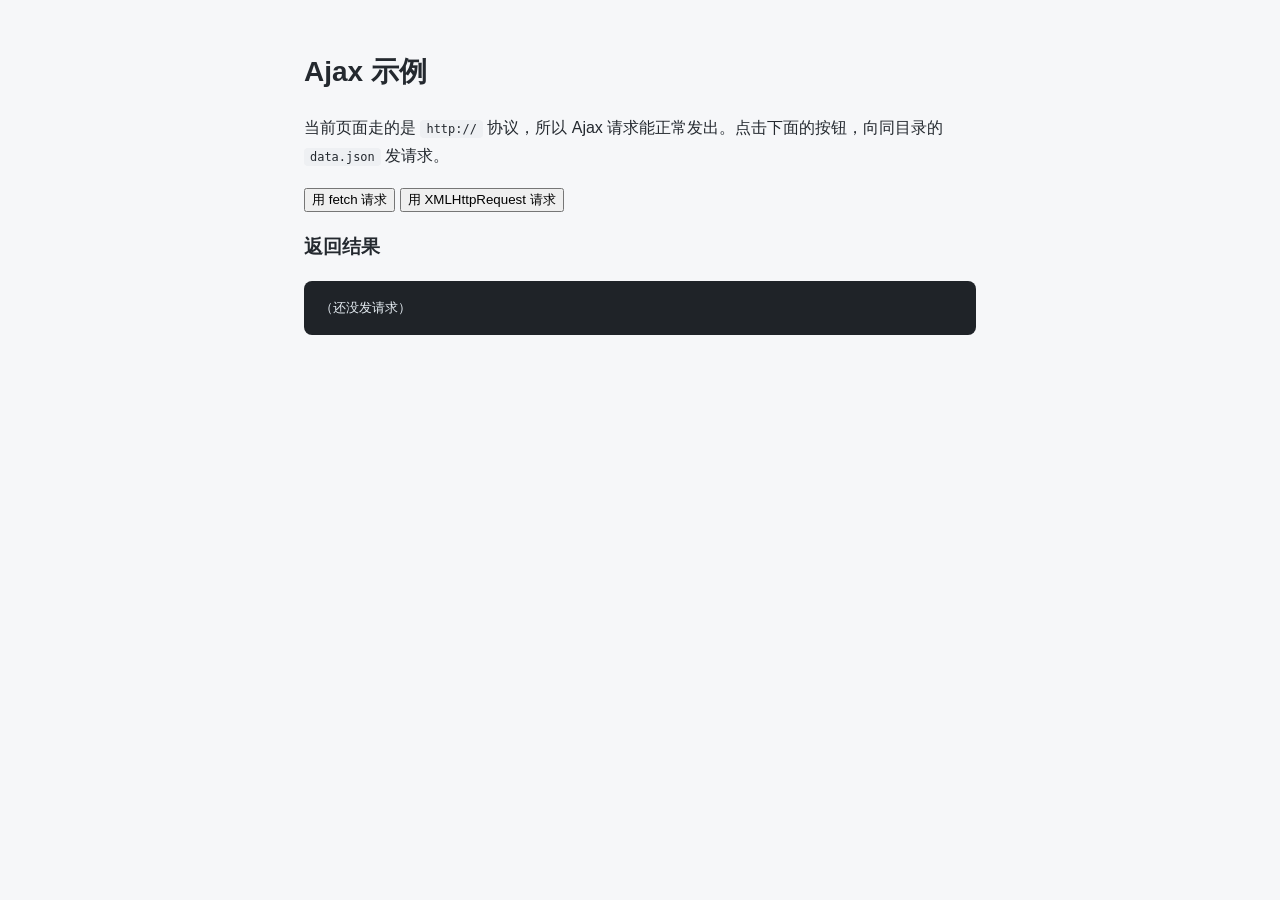
<file: seed/demo/index.html>
<!DOCTYPE html>
<html lang="zh-CN">
<head>
<meta charset="UTF-8">
<meta name="viewport" content="width=device-width, initial-scale=1">
<title>Ajax 示例 - Servit</title>
<link rel="stylesheet" href="style.css">
</head>
<body>
  <main>
    <h1>Ajax 示例</h1>
    <p>当前页面走的是 <code>http://</code> 协议，所以 Ajax 请求能正常发出。点击下面的按钮，向同目录的 <code>data.json</code> 发请求。</p>

    <div class="btn-row">
      <button id="btn-fetch">用 fetch 请求</button>
      <button id="btn-xhr">用 XMLHttpRequest 请求</button>
    </div>

    <h3>返回结果</h3>
    <pre id="output">（还没发请求）</pre>
  </main>

  <script>
    const output = document.getElementById('output');

    document.getElementById('btn-fetch').addEventListener('click', async () => {
      output.textContent = '请求中...';
      try {
        const res = await fetch('data.json');
        const data = await res.json();
        output.textContent = JSON.stringify(data, null, 2);
      } catch (err) {
        output.textContent = '出错了: ' + err.message;
      }
    });

    document.getElementById('btn-xhr').addEventListener('click', () => {
      output.textContent = '请求中...';
      const xhr = new XMLHttpRequest();
      xhr.open('GET', 'data.json');
      xhr.onload = () => {
        if (xhr.status === 200) {
          output.textContent = JSON.stringify(JSON.parse(xhr.responseText), null, 2);
        } else {
          output.textContent = '出错了: HTTP ' + xhr.status;
        }
      };
      xhr.onerror = () => { output.textContent = '出错了: 请求失败'; };
      xhr.send();
    });
  </script>
</body>
</html>
</file>
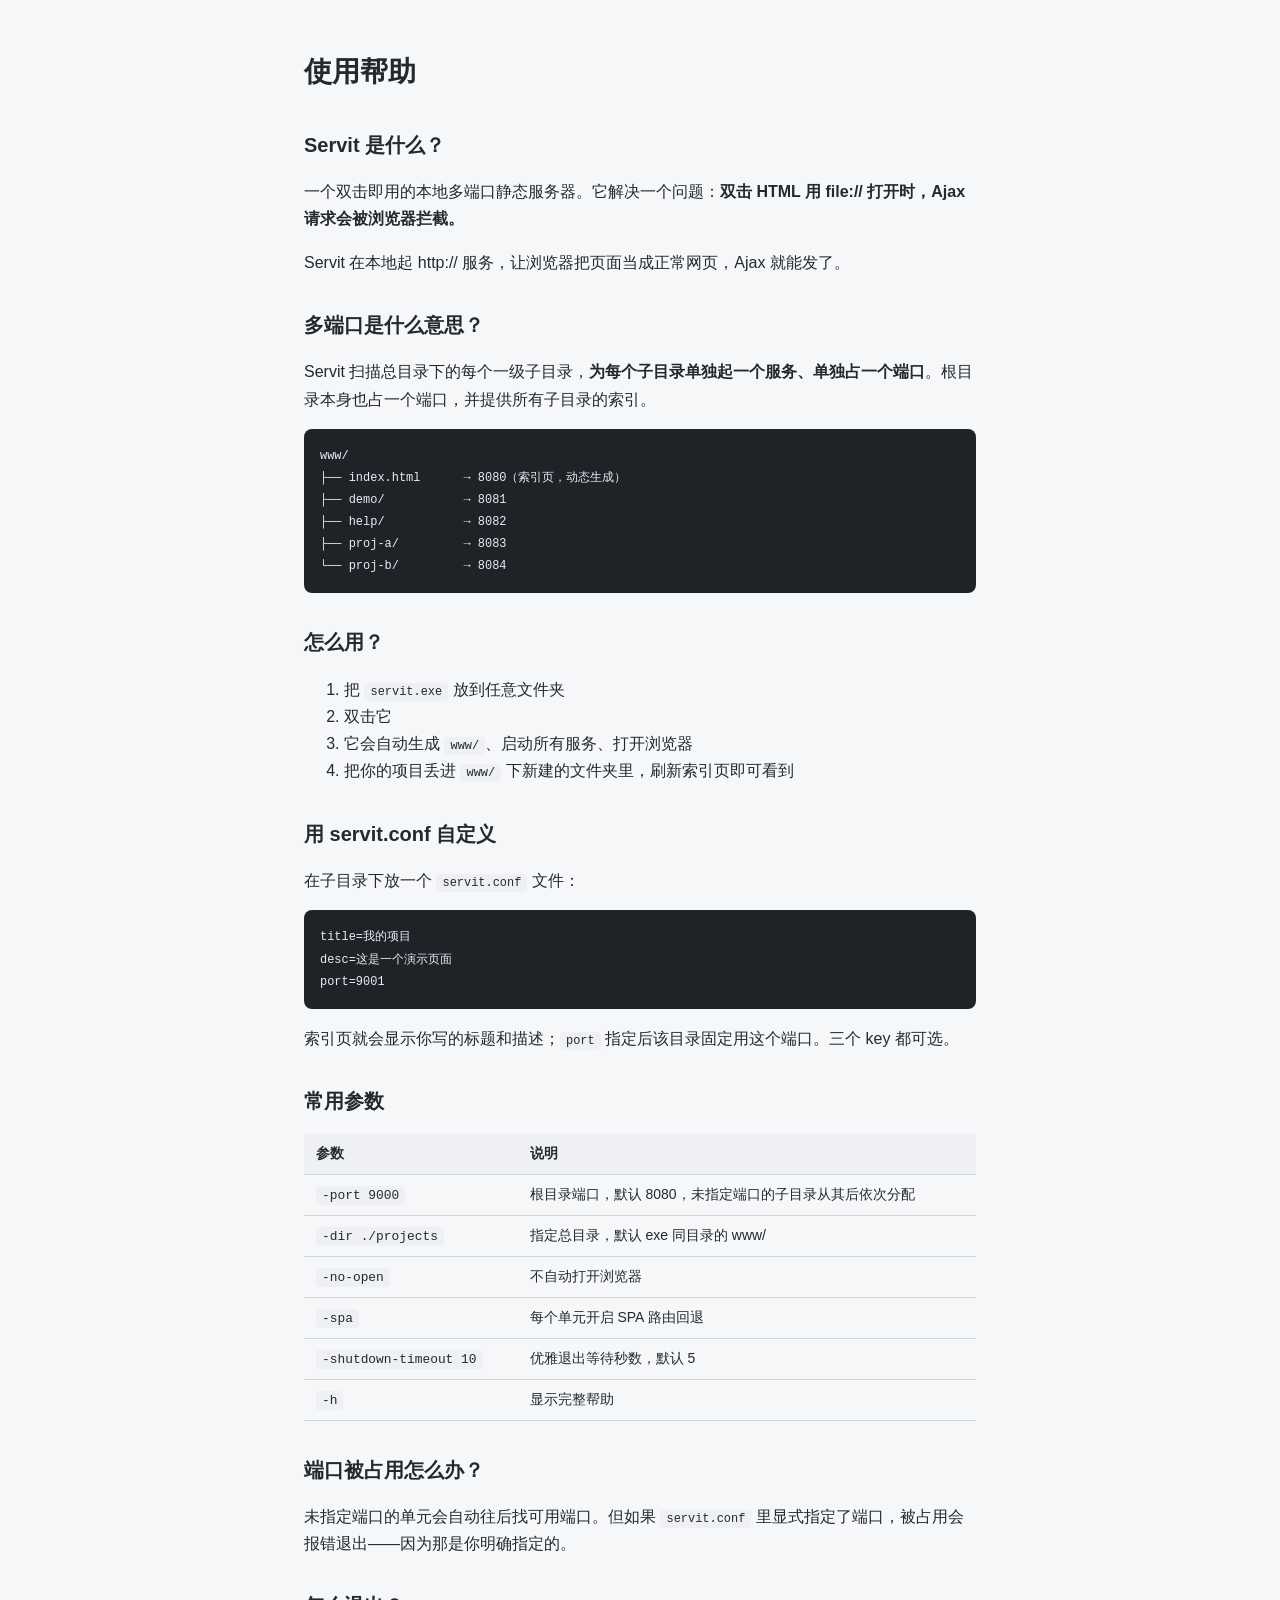
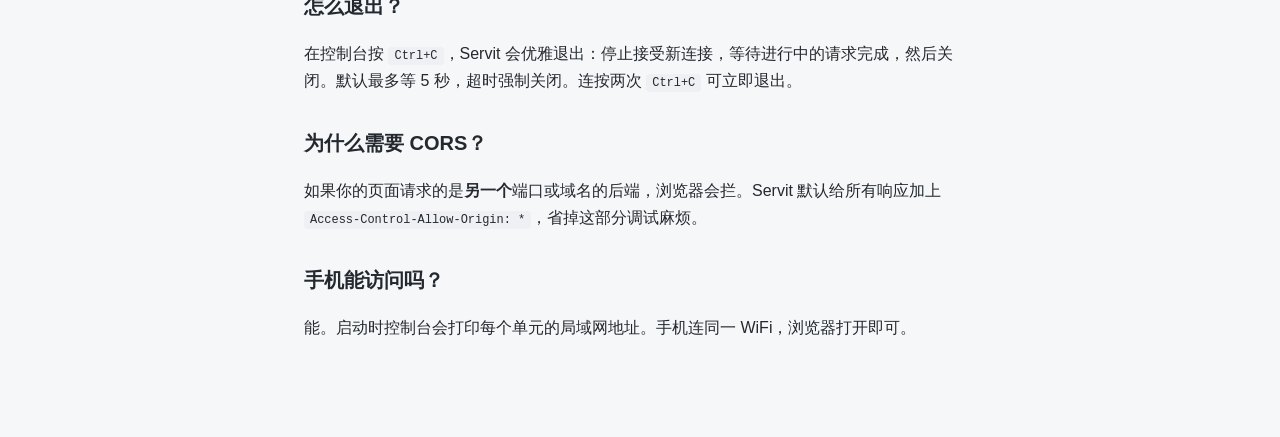
<file: seed/help/index.html>
<!DOCTYPE html>
<html lang="zh-CN">
<head>
<meta charset="UTF-8">
<meta name="viewport" content="width=device-width, initial-scale=1">
<title>使用帮助 - Servit</title>
<link rel="stylesheet" href="style.css">
</head>
<body>
  <main>
    <h1>使用帮助</h1>

    <h2>Servit 是什么？</h2>
    <p>一个双击即用的本地多端口静态服务器。它解决一个问题：<strong>双击 HTML 用 file:// 打开时，Ajax 请求会被浏览器拦截。</strong></p>
    <p>Servit 在本地起 http:// 服务，让浏览器把页面当成正常网页，Ajax 就能发了。</p>

    <h2>多端口是什么意思？</h2>
    <p>Servit 扫描总目录下的每个一级子目录，<strong>为每个子目录单独起一个服务、单独占一个端口</strong>。根目录本身也占一个端口，并提供所有子目录的索引。</p>
    <pre><code>www/
├── index.html      → 8080（索引页，动态生成）
├── demo/           → 8081
├── help/           → 8082
├── proj-a/         → 8083
└── proj-b/         → 8084</code></pre>

    <h2>怎么用？</h2>
    <ol>
      <li>把 <code>servit.exe</code> 放到任意文件夹</li>
      <li>双击它</li>
      <li>它会自动生成 <code>www/</code>、启动所有服务、打开浏览器</li>
      <li>把你的项目丢进 <code>www/</code> 下新建的文件夹里，刷新索引页即可看到</li>
    </ol>

    <h2>用 servit.conf 自定义</h2>
    <p>在子目录下放一个 <code>servit.conf</code> 文件：</p>
    <pre><code>title=我的项目
desc=这是一个演示页面
port=9001</code></pre>
    <p>索引页就会显示你写的标题和描述；<code>port</code> 指定后该目录固定用这个端口。三个 key 都可选。</p>

    <h2>常用参数</h2>
    <table>
      <tr><th>参数</th><th>说明</th></tr>
      <tr><td><code>-port 9000</code></td><td>根目录端口，默认 8080，未指定端口的子目录从其后依次分配</td></tr>
      <tr><td><code>-dir ./projects</code></td><td>指定总目录，默认 exe 同目录的 www/</td></tr>
      <tr><td><code>-no-open</code></td><td>不自动打开浏览器</td></tr>
      <tr><td><code>-spa</code></td><td>每个单元开启 SPA 路由回退</td></tr>
      <tr><td><code>-shutdown-timeout 10</code></td><td>优雅退出等待秒数，默认 5</td></tr>
      <tr><td><code>-h</code></td><td>显示完整帮助</td></tr>
    </table>

    <h2>端口被占用怎么办？</h2>
    <p>未指定端口的单元会自动往后找可用端口。但如果 <code>servit.conf</code> 里显式指定了端口，被占用会报错退出——因为那是你明确指定的。</p>

    <h2>怎么退出？</h2>
    <p>在控制台按 <code>Ctrl+C</code>，Servit 会优雅退出：停止接受新连接，等待进行中的请求完成，然后关闭。默认最多等 5 秒，超时强制关闭。连按两次 <code>Ctrl+C</code> 可立即退出。</p>

    <h2>为什么需要 CORS？</h2>
    <p>如果你的页面请求的是<strong>另一个</strong>端口或域名的后端，浏览器会拦。Servit 默认给所有响应加上 <code>Access-Control-Allow-Origin: *</code>，省掉这部分调试麻烦。</p>

    <h2>手机能访问吗？</h2>
    <p>能。启动时控制台会打印每个单元的局域网地址。手机连同一 WiFi，浏览器打开即可。</p>
  </main>
</body>
</html>
</file>
<file: seed/demo/style.css>
* { box-sizing: border-box; }

body {
  margin: 0;
  font-family: -apple-system, "Segoe UI", "PingFang SC", "Microsoft YaHei", sans-serif;
  background: #f6f7f9;
  color: #24292f;
  line-height: 1.7;
}

main {
  max-width: 720px;
  margin: 0 auto;
  padding: 48px 24px 80px;
}

h1 { font-size: 28px; margin-top: 0; }
h2 { font-size: 20px; margin-top: 32px; }

code {
  background: #eef0f3;
  padding: 2px 6px;
  border-radius: 4px;
  font-size: 0.92em;
}

pre {
  background: #1f2328;
  color: #e6edf3;
  padding: 16px;
  border-radius: 8px;
  overflow-x: auto;
  font-size: 13px;
}

pre code { background: none; color: inherit; padding: 0; }

table {
  width: 100%;
  border-collapse: collapse;
  margin: 16px 0;
  font-size: 14px;
}

th, td {
  text-align: left;
  padding: 8px 12px;
  border-bottom: 1px solid #d0d7de;
}

th { background: #eef0f3; }
</file>
<file: seed/help/style.css>
* { box-sizing: border-box; }

body {
  margin: 0;
  font-family: -apple-system, "Segoe UI", "PingFang SC", "Microsoft YaHei", sans-serif;
  background: #f6f7f9;
  color: #24292f;
  line-height: 1.7;
}

main {
  max-width: 720px;
  margin: 0 auto;
  padding: 48px 24px 80px;
}

h1 { font-size: 28px; margin-top: 0; }
h2 { font-size: 20px; margin-top: 32px; }

code {
  background: #eef0f3;
  padding: 2px 6px;
  border-radius: 4px;
  font-size: 0.92em;
}

pre {
  background: #1f2328;
  color: #e6edf3;
  padding: 16px;
  border-radius: 8px;
  overflow-x: auto;
  font-size: 13px;
}

pre code { background: none; color: inherit; padding: 0; }

table {
  width: 100%;
  border-collapse: collapse;
  margin: 16px 0;
  font-size: 14px;
}

th, td {
  text-align: left;
  padding: 8px 12px;
  border-bottom: 1px solid #d0d7de;
}

th { background: #eef0f3; }
</file>
